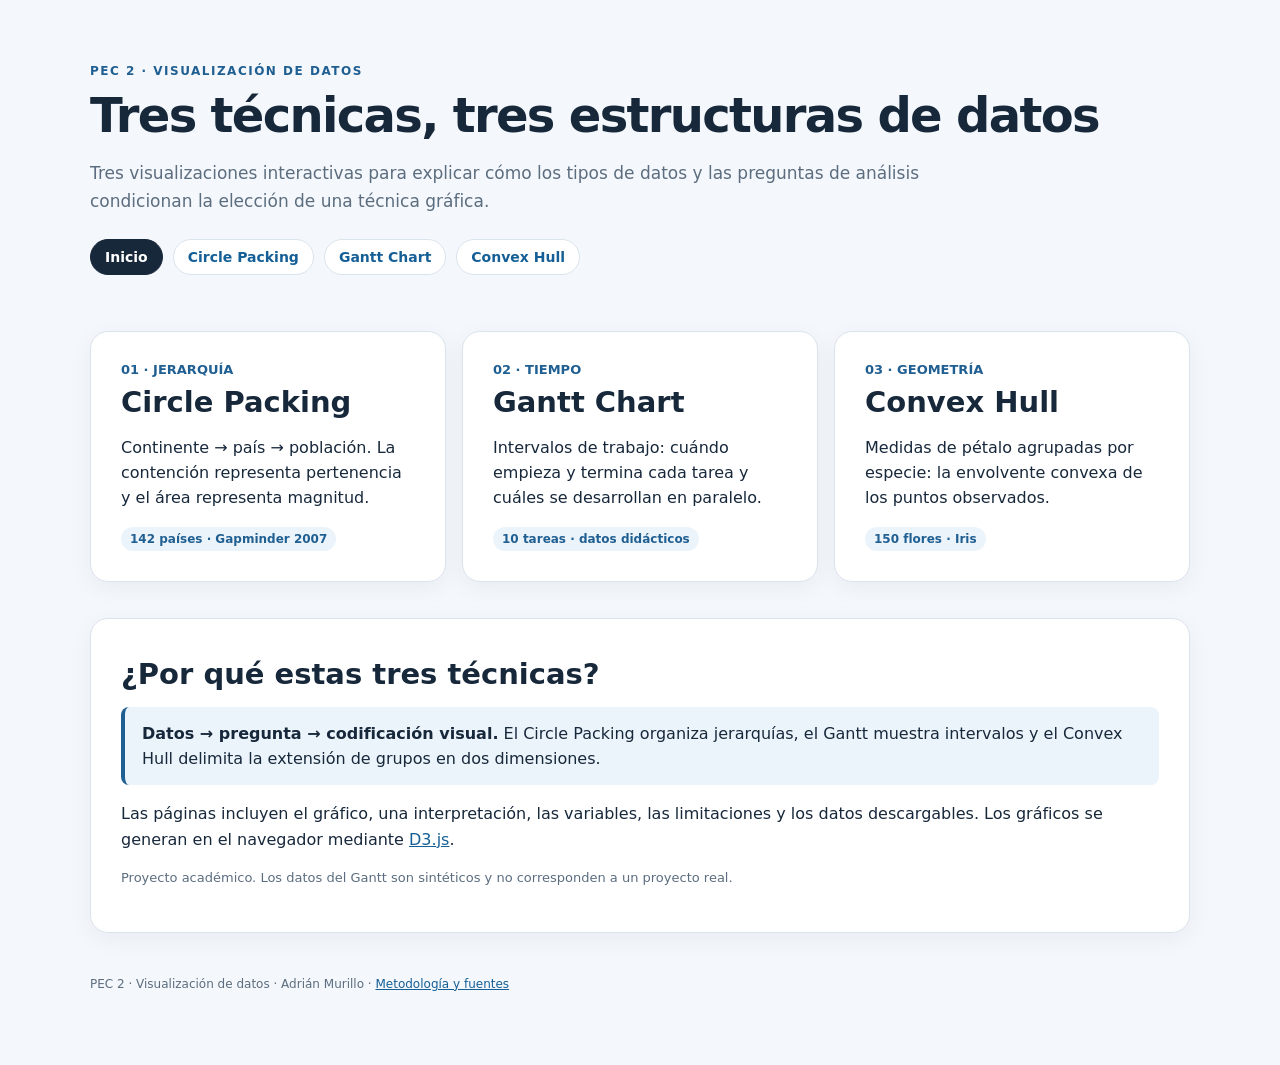
<file: index.html>
<!doctype html>
<html lang="es"><head><meta charset="utf-8"><meta name="viewport" content="width=device-width,initial-scale=1">
<meta name="description" content="PEC 2 · Visualización de datos: Tres técnicas, tres estructuras de datos">
<title>Tres técnicas, tres estructuras de datos · PEC 2</title><link rel="stylesheet" href="styles.css">

</head><body data-chart="index"><div class="wrap"><header><div class="eyebrow">PEC 2 · Visualización de datos</div><h1>Tres técnicas, tres estructuras de datos</h1><p class="lead">Tres visualizaciones interactivas para explicar cómo los tipos de datos y las preguntas de análisis condicionan la elección de una técnica gráfica.</p><nav class="nav" aria-label="Visualizaciones"><a href="index.html" aria-current="page">Inicio</a><a href="circle-packing.html" >Circle Packing</a><a href="gantt.html" >Gantt Chart</a><a href="convex-hull.html" >Convex Hull</a></nav></header>
<section class="grid">
<a class="card tech-card" href="circle-packing.html"><div class="num">01 · JERARQUÍA</div><h2>Circle Packing</h2><p>Continente → país → población. La contención representa pertenencia y el área representa magnitud.</p><span class="badge">142 países · Gapminder 2007</span></a>
<a class="card tech-card" href="gantt.html"><div class="num">02 · TIEMPO</div><h2>Gantt Chart</h2><p>Intervalos de trabajo: cuándo empieza y termina cada tarea y cuáles se desarrollan en paralelo.</p><span class="badge">10 tareas · datos didácticos</span></a>
<a class="card tech-card" href="convex-hull.html"><div class="num">03 · GEOMETRÍA</div><h2>Convex Hull</h2><p>Medidas de pétalo agrupadas por especie: la envolvente convexa de los puntos observados.</p><span class="badge">150 flores · Iris</span></a>
</section><section class="card"><h2>¿Por qué estas tres técnicas?</h2><div class="insight"><strong>Datos → pregunta → codificación visual.</strong> El Circle Packing organiza jerarquías, el Gantt muestra intervalos y el Convex Hull delimita la extensión de grupos en dos dimensiones.</div><p>Las páginas incluyen el gráfico, una interpretación, las variables, las limitaciones y los datos descargables. Los gráficos se generan en el navegador mediante <a href="https://d3js.org/" target="_blank" rel="noopener noreferrer">D3.js</a>.</p><p class="note">Proyecto académico. Los datos del Gantt son sintéticos y no corresponden a un proyecto real.</p></section><footer>PEC 2 · Visualización de datos · Adrián Murillo · <a href="README.md">Metodología y fuentes</a></footer></div></body></html>
</file>
<file: styles.css>
:root{--bg:#f4f7fb;--surface:#fff;--ink:#17283b;--muted:#5b6d7f;--border:#dae4ed;--accent:#205f92;--soft:#ecf4fb}
*{box-sizing:border-box}html{scroll-behavior:smooth}body{margin:0;background:var(--bg);color:var(--ink);font-family:Inter,system-ui,-apple-system,"Segoe UI",sans-serif}
a{color:#155f96}.wrap{max-width:1140px;margin:0 auto;padding:26px 20px}header{padding:38px 0 14px}
.eyebrow{font-size:12px;letter-spacing:1.5px;text-transform:uppercase;font-weight:800;color:var(--accent)}
h1{font-size:clamp(32px,5vw,48px);line-height:1.08;margin:12px 0 14px;letter-spacing:-.035em}h2{font-size:clamp(23px,3vw,29px);margin:8px 0 12px}h3{font-size:18px;margin:10px 0}
p{line-height:1.58}.lead{max-width:830px;color:var(--muted);font-size:17px;line-height:1.65}
.nav{display:flex;gap:10px;flex-wrap:wrap;margin:24px 0}.nav a{background:#fff;border:1px solid var(--border);border-radius:999px;padding:9px 14px;text-decoration:none;font-size:14px;font-weight:700}
.nav a[aria-current=page]{background:var(--ink);color:#fff;border-color:var(--ink)}
.card{background:var(--surface);border:1px solid var(--border);border-radius:18px;padding:clamp(18px,3vw,30px);box-shadow:0 6px 24px rgba(24,48,71,.05);margin:18px 0}
.grid{display:grid;grid-template-columns:repeat(3,minmax(0,1fr));gap:16px}@media(max-width:800px){.grid{grid-template-columns:1fr}}
.tech-card{display:block;text-decoration:none;color:inherit;transition:transform .15s,box-shadow .15s}.tech-card:hover{transform:translateY(-2px);box-shadow:0 10px 24px rgba(24,48,71,.12)}
.num{font-weight:900;color:var(--accent);font-size:13px}.badge{display:inline-block;padding:5px 9px;border-radius:999px;background:var(--soft);color:var(--accent);font-size:12px;font-weight:800}
.insight{border-left:4px solid var(--accent);background:var(--soft);padding:14px 17px;border-radius:8px;line-height:1.58;margin:16px 0}
#chart{position:relative;min-height:500px}#chart svg{width:100%;height:auto;display:block;overflow:visible}
.legend{display:flex;gap:15px;flex-wrap:wrap;margin:18px 0}.legend-item{display:inline-flex;align-items:center;gap:7px;font-size:13px}.swatch{display:inline-block;width:12px;height:12px;border-radius:3px}
.note{font-size:13px;color:var(--muted);line-height:1.6}.controls{display:flex;gap:10px;align-items:center;flex-wrap:wrap;margin:12px 0}
button{border:1px solid #b6c7d7;background:#fff;color:var(--ink);padding:9px 13px;border-radius:9px;font:inherit;font-size:14px;font-weight:700;cursor:pointer}button:hover{background:var(--soft)}
.tooltip{position:absolute;z-index:2;pointer-events:none;background:#15283e;color:#fff;padding:10px 12px;border-radius:8px;font-size:12px;line-height:1.5;opacity:0;max-width:230px;box-shadow:0 6px 18px rgba(0,0,0,.2)}
.axis text{font-size:12px;fill:#445c71}.axis path,.axis line{stroke:#b5c4d2}.chart-error{padding:35px;color:#a13d34}
footer{padding:24px 0 45px;color:var(--muted);font-size:12px;line-height:1.6}:focus-visible{outline:3px solid #edaa38;outline-offset:3px}
</file>
